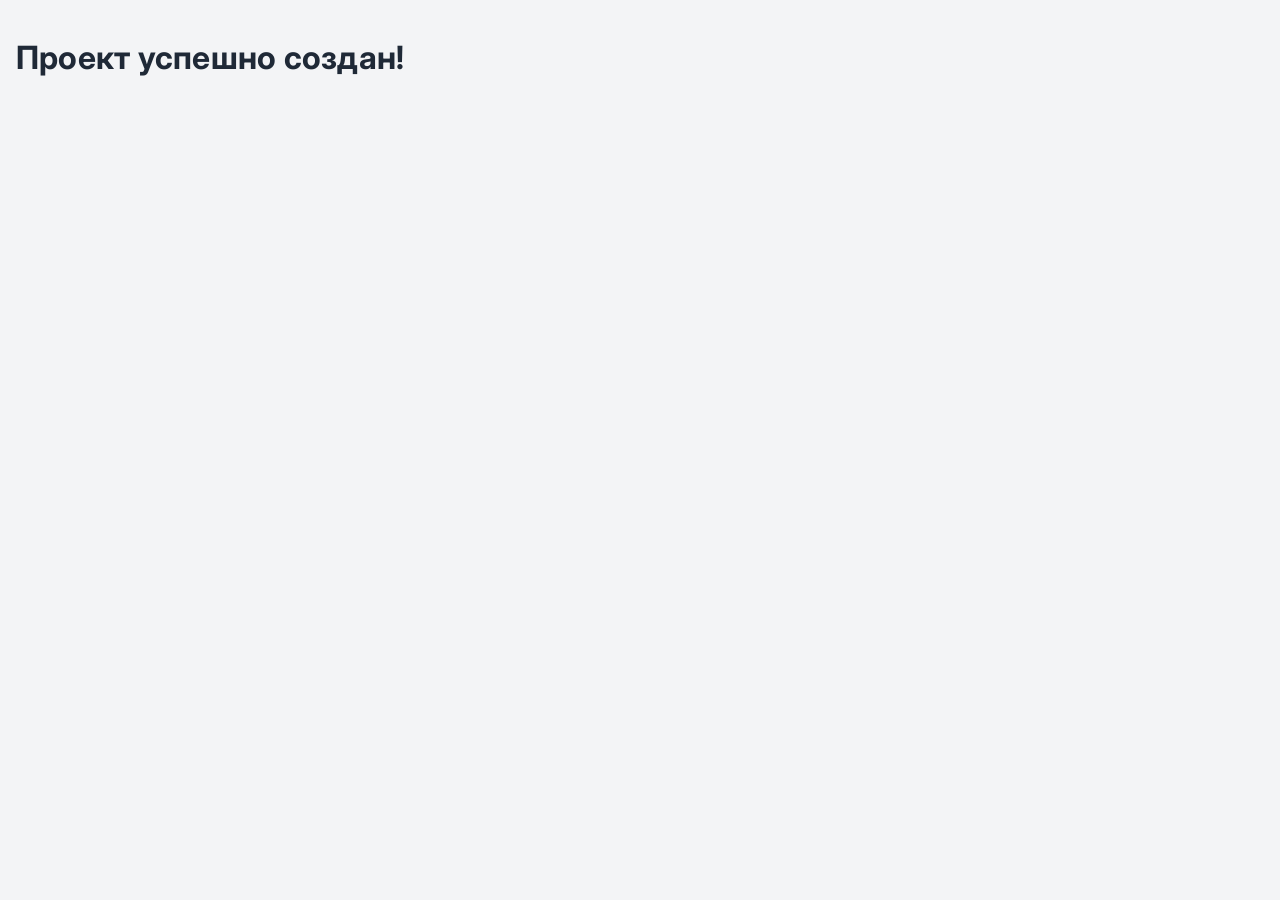
<file: index.html>
<!DOCTYPE html>
<html lang="ru">
<head>
    <meta charset="UTF-8">
    <meta name="viewport" content="width=device-width, initial-scale=1.0">
    <title>Лабораторная работа №1</title>
    <link rel="stylesheet" href="styles/main.css">
</head>
<body>
    <h1>Проект успешно создан!</h1>
    <script src="js/app.js"></script>
</body>
</html>
</file>
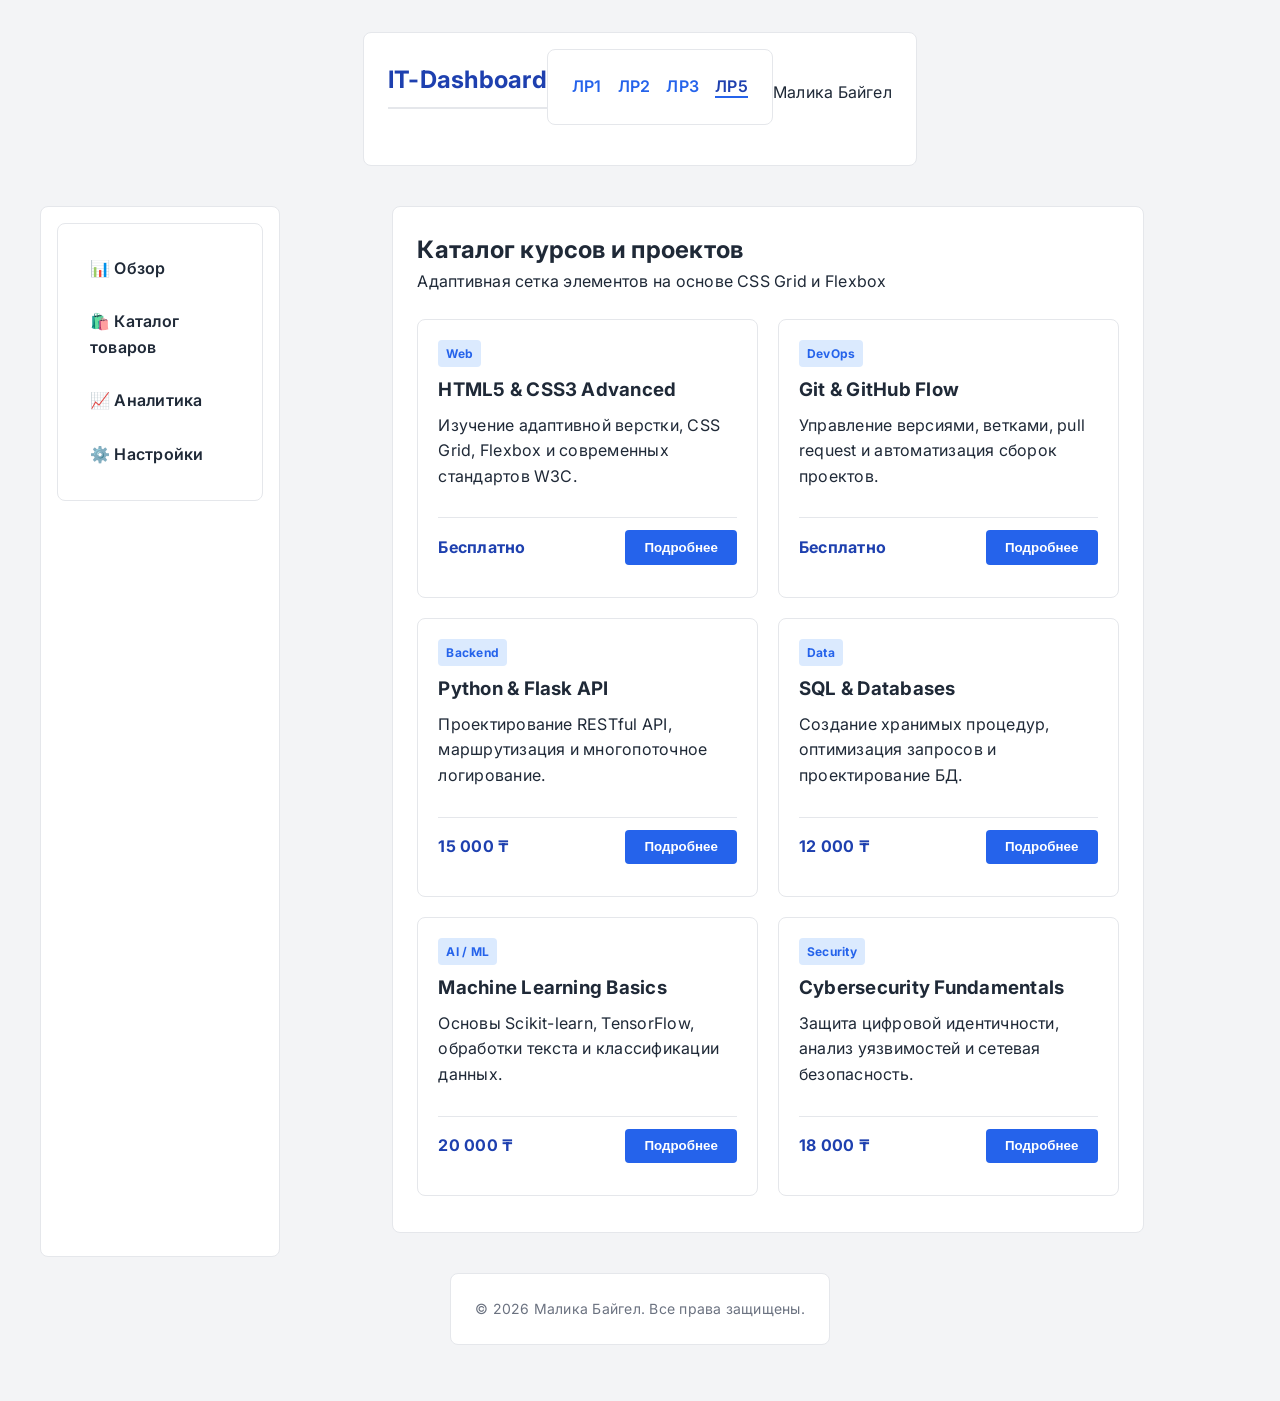
<file: lab5.html.html>
<!DOCTYPE html>
<html lang="ru">
<head>
    <meta charset="UTF-8">
    <meta name="viewport" content="width=device-width, initial-scale=1.0">
    <title>Лабораторная работа №5 — Дашборд / Каталог</title>
    <link rel="stylesheet" href="styles/main.css">
</head>
<body>

    <!-- Макро-каркас на CSS Grid -->
    <div class="dashboard-container">
        
        <!-- Верхняя панель (Header) -->
        <header class="dashboard-header">
            <div class="header-logo">
                <h2>IT-Dashboard</h2>
            </div>
            <nav class="header-nav">
                <ul>
                    <li><a href="index.html">ЛР1</a></li>
                    <li><a href="index2.html">ЛР2</a></li>
                    <li><a href="lab3.html">ЛР3</a></li>
                    <li><a href="lab5.html" class="active">ЛР5</a></li>
                </ul>
            </nav>
            <div class="header-user">
                <span>Малика Байгел</span>
            </div>
        </header>

        <!-- Боковое меню (Sidebar) -->
        <aside class="dashboard-sidebar">
            <nav class="sidebar-menu">
                <ul>
                    <li><a href="#">📊 Обзор</a></li>
                    <li><a href="#">🛍️ Каталог товаров</a></li>
                    <li><a href="#">📈 Аналитика</a></li>
                    <li><a href="#">⚙️ Настройки</a></li>
                </ul>
            </nav>
        </aside>

        <!-- Основная область с сеткой карточек (Main Content) -->
        <main class="dashboard-content">
            <section class="content-header">
                <h1>Каталог курсов и проектов</h1>
                <p>Адаптивная сетка элементов на основе CSS Grid и Flexbox</p>
            </section>

            <!-- Сетка карточек товаров/курсов -->
            <div class="card-grid">
                
                <article class="card">
                    <div class="card-body">
                        <span class="badge">Web</span>
                        <h3>HTML5 & CSS3 Advanced</h3>
                        <p>Изучение адаптивной верстки, CSS Grid, Flexbox и современных стандартов W3C.</p>
                    </div>
                    <div class="card-footer">
                        <span class="price">Бесплатно</span>
                        <button class="btn">Подробнее</button>
                    </div>
                </article>

                <article class="card">
                    <div class="card-body">
                        <span class="badge">DevOps</span>
                        <h3>Git & GitHub Flow</h3>
                        <p>Управление версиями, ветками, pull request и автоматизация сборок проектов.</p>
                    </div>
                    <div class="card-footer">
                        <span class="price">Бесплатно</span>
                        <button class="btn">Подробнее</button>
                    </div>
                </article>

                <article class="card">
                    <div class="card-body">
                        <span class="badge">Backend</span>
                        <h3>Python & Flask API</h3>
                        <p>Проектирование RESTful API, маршрутизация и многопоточное логирование.</p>
                    </div>
                    <div class="card-footer">
                        <span class="price">15 000 ₸</span>
                        <button class="btn">Подробнее</button>
                    </div>
                </article>

                <article class="card">
                    <div class="card-body">
                        <span class="badge">Data</span>
                        <h3>SQL & Databases</h3>
                        <p>Создание хранимых процедур, оптимизация запросов и проектирование БД.</p>
                    </div>
                    <div class="card-footer">
                        <span class="price">12 000 ₸</span>
                        <button class="btn">Подробнее</button>
                    </div>
                </article>

                <article class="card">
                    <div class="card-body">
                        <span class="badge">AI / ML</span>
                        <h3>Machine Learning Basics</h3>
                        <p>Основы Scikit-learn, TensorFlow, обработки текста и классификации данных.</p>
                    </div>
                    <div class="card-footer">
                        <span class="price">20 000 ₸</span>
                        <button class="btn">Подробнее</button>
                    </div>
                </article>

                <article class="card">
                    <div class="card-body">
                        <span class="badge">Security</span>
                        <h3>Cybersecurity Fundamentals</h3>
                        <p>Защита цифровой идентичности, анализ уязвимостей и сетевая безопасность.</p>
                    </div>
                    <div class="card-footer">
                        <span class="price">18 000 ₸</span>
                        <button class="btn">Подробнее</button>
                    </div>
                </article>

            </div>
        </main>

        <!-- Подвал (Footer) -->
        <footer class="dashboard-footer">
            <p>&copy; 2026 Малика Байгел. Все права защищены.</p>
        </footer>

    </div>

</body>
</html>
</file>
<file: styles/main.css>
/* ==========================================
   1. ГЛОБАЛЬНЫЕ ПЕРЕМЕННЫЕ И RESET (box-sizing)
   ========================================== */
@import url('https://fonts.googleapis.com/css2?family=Inter:wght@300;400;600;700&display=swap');

:root {
    --primary-color: #2563eb;
    --secondary-color: #1e40af;
    --text-color: #1f2937;
    --bg-color: #f3f4f6;
    --card-bg: #ffffff;
    --border-color: #e5e7eb;
    --base-padding: 1.5rem;
    --base-radius: 0.5rem;
}

/* Обнуление и безопасный расчет размеров */
*,
*::before,
*::after {
    box-sizing: border-box;
    margin: 0;
    padding: 0;
}

/* ==========================================
   2. БАЗОВЫЕ СТИЛИ СТРАНИЦЫ И ТЕКСТА
   ========================================== */
body {
    font-family: 'Inter', sans-serif;
    line-height: 1.6;
    letter-spacing: 0.015em;
    color: var(--text-color);
    background-color: var(--bg-color);
    padding: 2rem 1rem;
}

/* Центрирование макро-контейнеров */
header, nav, main, footer {
    max-width: 800px;
    margin: 0 auto 1.5rem auto;
    background-color: var(--card-bg);
    padding: var(--base-padding);
    border-radius: var(--base-radius);
    border: 1px solid var(--border-color);
}

/* ==========================================
   3. ШАПКА И НАВИГАЦИЯ
   ========================================== */
header {
    text-align: center;
}

header img {
    border-radius: 50%;
    margin-bottom: 1rem;
    border: 3px solid var(--primary-color);
}

header h1 {
    color: var(--primary-color);
    font-size: 2rem;
    margin-bottom: 0.5rem;
}

nav ul {
    list-style: none;
    display: flex;
    justify-content: center;
    gap: 1.5rem;
}

nav a {
    color: var(--primary-color);
    text-decoration: none;
    font-weight: 600;
}

nav a:hover {
    color: var(--secondary-color);
    text-decoration: underline;
}

/* ==========================================
   4. СЕКЦИИ И ЭЛЕМЕНТЫ ФОРМ
   ========================================== */
section {
    margin-bottom: 1.5rem;
}

h2 {
    color: var(--secondary-color);
    border-bottom: 2px solid var(--border-color);
    padding-bottom: 0.5rem;
    margin-bottom: 1rem;
}

fieldset {
    border: 1px solid var(--border-color);
    border-radius: var(--base-radius);
    padding: 1rem;
    margin-bottom: 1.25rem;
}

legend {
    font-weight: 700;
    color: var(--primary-color);
    padding: 0 0.5rem;
}

div {
    margin-bottom: 0.75rem;
}

label {
    display: block;
    margin-bottom: 0.25rem;
    font-weight: 600;
}

input[type="text"],
input[type="email"],
input[type="tel"],
input[type="password"],
input[type="number"],
select,
textarea {
    width: 100%;
    padding: 0.5rem;
    border: 1px solid var(--border-color);
    border-radius: 0.25rem;
    font-family: inherit;
}

button {
    background-color: var(--primary-color);
    color: #ffffff;
    border: none;
    padding: 0.6rem 1.2rem;
    border-radius: 0.25rem;
    cursor: pointer;
    font-weight: 600;
}

button:hover {
    background-color: var(--secondary-color);
}

/* ==========================================
   5. ПОДВАЛ (FOOTER)
   ========================================== */
footer {
    text-align: center;
    font-size: 0.875rem;
    color: #6b7280;
}

/* ==========================================
   6. ЛАБОРАТОРНАЯ №5: CSS GRID & FLEXBOX LAYOUT
   ========================================== */

/* Макро-каркас на CSS Grid */
.dashboard-container {
    display: grid;
    grid-template-columns: 240px 1fr;
    grid-template-rows: auto 1fr auto;
    grid-template-areas:
        "header  header"
        "sidebar content"
        "footer  footer";
    min-height: 100vh;
    gap: 1rem;
    max-width: 1200px;
    margin: 0 auto;
}

/* Привязка областей Grid */
.dashboard-header  { grid-area: header; }
.dashboard-sidebar { grid-area: sidebar; }
.dashboard-content { grid-area: content; }
.dashboard-footer  { grid-area: footer; }

/* Выравнивание элементов шапки через Flexbox */
.dashboard-header {
    display: flex;
    justify-content: space-between;
    align-items: center;
    background-color: var(--card-bg);
    padding: 1rem 1.5rem;
    border-radius: var(--base-radius);
    border: 1px solid var(--border-color);
}

.header-nav ul {
    display: flex;
    gap: 1rem;
    list-style: none;
}

.header-nav a.active {
    color: var(--secondary-color);
    border-bottom: 2px solid var(--primary-color);
}

/* Боковое меню */
.dashboard-sidebar {
    background-color: var(--card-bg);
    padding: 1rem;
    border-radius: var(--base-radius);
    border: 1px solid var(--border-color);
}

.sidebar-menu ul {
    list-style: none;
    display: flex;
    flex-direction: column;
    gap: 0.75rem;
}

.sidebar-menu a {
    color: var(--text-color);
    text-decoration: none;
    font-weight: 600;
    display: block;
    padding: 0.5rem;
    border-radius: 0.25rem;
}

.sidebar-menu a:hover {
    background-color: var(--bg-color);
    color: var(--primary-color);
}

/* Адаптивная двумерная сетка карточек на CSS Grid */
.card-grid {
    display: grid;
    grid-template-columns: repeat(auto-fit, minmax(250px, 1fr));
    gap: 1.25rem;
    margin-top: 1.5rem;
}

/* Карточка товара / курса на Flexbox */
.card {
    background-color: var(--card-bg);
    border: 1px solid var(--border-color);
    border-radius: var(--base-radius);
    padding: 1.25rem;
    display: flex;
    flex-direction: column;
    justify-content: space-between;
}

.card-body {
    display: flex;
    flex-direction: column;
    gap: 0.5rem;
}

.badge {
    align-self: flex-start;
    background-color: #dbeafe;
    color: var(--primary-color);
    font-size: 0.75rem;
    font-weight: 700;
    padding: 0.25rem 0.5rem;
    border-radius: 0.25rem;
}

.card-footer {
    display: flex;
    justify-content: space-between;
    align-items: center;
    margin-top: 1rem;
    padding-top: 0.75rem;
    border-top: 1px solid var(--border-color);
}

.price {
    font-weight: 700;
    color: var(--secondary-color);
}

/* Адаптивность для мобильных экранов */
@media (max-width: 768px) {
    .dashboard-container {
        grid-template-columns: 1fr;
        grid-template-areas:
            "header"
            "sidebar"
            "content"
            "footer";
    }
    
    .dashboard-header {
        flex-direction: column;
        gap: 1rem;
        text-align: center;
    }
}
</file>
